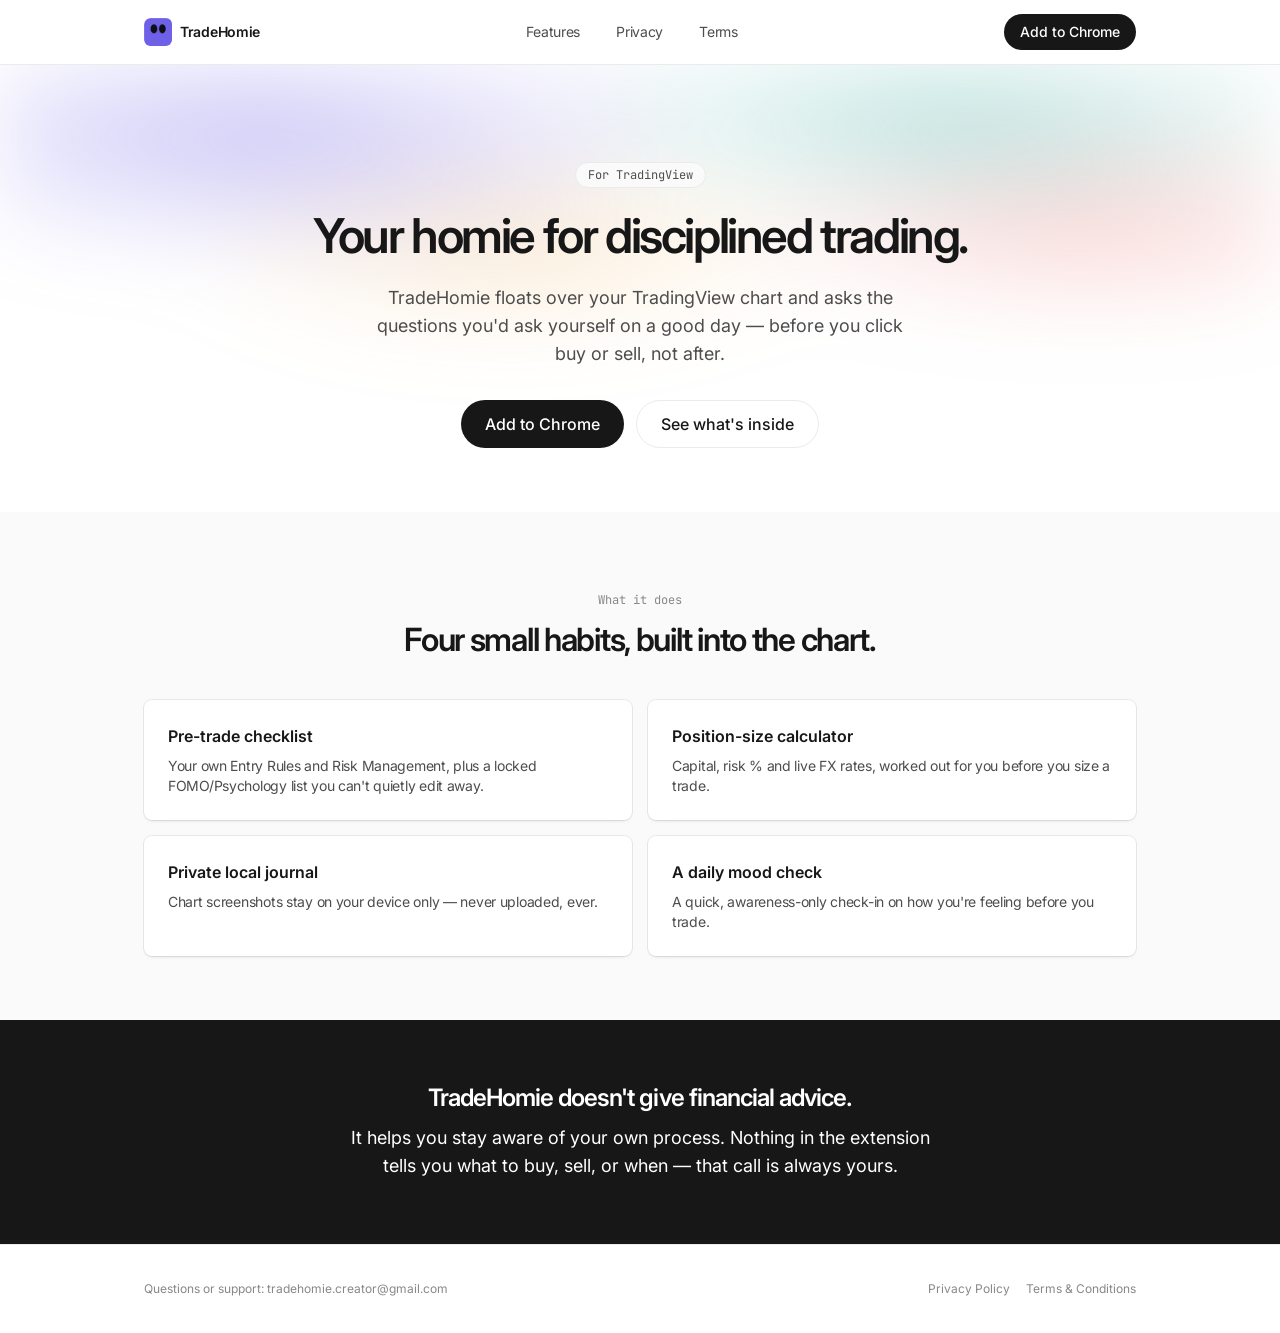
<file: index.html>
<!doctype html>
<html lang="en">
<head>
<meta charset="utf-8" />
<meta name="viewport" content="width=device-width, initial-scale=1" />
<title>TradeHomie — a pre-trade checklist for TradingView</title>
<meta name="description" content="TradeHomie floats over your TradingView chart with a pre-trade checklist, a position-size calculator, and a private local screenshot journal. It never gives financial advice." />
<link rel="icon" type="image/png" href="./icon.png" />
<meta property="og:type" content="website" />
<meta property="og:url" content="https://tradehomiecreator-sys.github.io/TradeHomie-Site/" />
<meta property="og:title" content="TradeHomie — a pre-trade checklist for TradingView" />
<meta property="og:description" content="A pre-trade checklist, position-size calculator, and private local screenshot journal that floats over your TradingView chart." />
<meta property="og:image" content="https://tradehomiecreator-sys.github.io/TradeHomie-Site/icon.png" />
<meta name="twitter:card" content="summary" />
<meta name="twitter:title" content="TradeHomie — a pre-trade checklist for TradingView" />
<meta name="twitter:description" content="A pre-trade checklist, position-size calculator, and private local screenshot journal that floats over your TradingView chart." />
<meta name="twitter:image" content="https://tradehomiecreator-sys.github.io/TradeHomie-Site/icon.png" />
<link rel="preconnect" href="https://fonts.googleapis.com" />
<link rel="preconnect" href="https://fonts.gstatic.com" crossorigin />
<link href="https://fonts.googleapis.com/css2?family=Inter:wght@400;500;600&family=JetBrains+Mono:wght@400&display=swap" rel="stylesheet" />
<link rel="stylesheet" href="./styles.css" />
</head>
<body>

<header class="nav-bar">
  <div class="container">
    <a class="nav-brand" href="./">
      <img src="./icon.png" alt="" width="28" height="28" />
      TradeHomie
    </a>
    <nav class="nav-links">
      <a class="nav-link" href="#features">Features</a>
      <a class="nav-link" href="./privacy.html">Privacy</a>
      <a class="nav-link" href="./terms.html">Terms</a>
    </nav>
    <a class="btn btn-primary btn-sm" href="#" rel="noopener">Add to Chrome</a>
  </div>
</header>

<section class="hero">
  <div class="hero-mesh" aria-hidden="true"></div>
  <div class="container hero-content">
    <span class="eyebrow">For TradingView</span>
    <h1>Your homie for disciplined trading.</h1>
    <p class="lead">TradeHomie floats over your TradingView chart and asks the questions you'd ask yourself on a good day — before you click buy or sell, not after.</p>
    <div class="cta-row">
      <a class="btn btn-primary" href="#" rel="noopener">Add to Chrome</a>
      <a class="btn btn-secondary" href="#features">See what's inside</a>
    </div>
  </div>
</section>

<section class="features-section" id="features">
  <div class="container">
    <p class="section-eyebrow">What it does</p>
    <h2>Four small habits, built into the chart.</h2>
    <div class="feature-grid">
      <div class="feature-card">
        <h3 class="feature-title">Pre-trade checklist</h3>
        <p class="feature-desc">Your own Entry Rules and Risk Management, plus a locked FOMO/Psychology list you can't quietly edit away.</p>
      </div>
      <div class="feature-card">
        <h3 class="feature-title">Position-size calculator</h3>
        <p class="feature-desc">Capital, risk % and live FX rates, worked out for you before you size a trade.</p>
      </div>
      <div class="feature-card">
        <h3 class="feature-title">Private local journal</h3>
        <p class="feature-desc">Chart screenshots stay on your device only — never uploaded, ever.</p>
      </div>
      <div class="feature-card">
        <h3 class="feature-title">A daily mood check</h3>
        <p class="feature-desc">A quick, awareness-only check-in on how you're feeling before you trade.</p>
      </div>
    </div>
  </div>
</section>

<section class="disclaimer-band">
  <div class="container">
    <p><strong>TradeHomie doesn't give financial advice.</strong> It helps you stay aware of your own process. Nothing in the extension tells you what to buy, sell, or when — that call is always yours.</p>
  </div>
</section>

<footer class="site-footer">
  <div class="container">
    <span>Questions or support: <a href="mailto:tradehomie.creator@gmail.com">tradehomie.creator@gmail.com</a></span>
    <span class="footer-links">
      <a href="./privacy.html">Privacy Policy</a>
      <a href="./terms.html">Terms &amp; Conditions</a>
    </span>
  </div>
</footer>

</body>
</html>
</file>
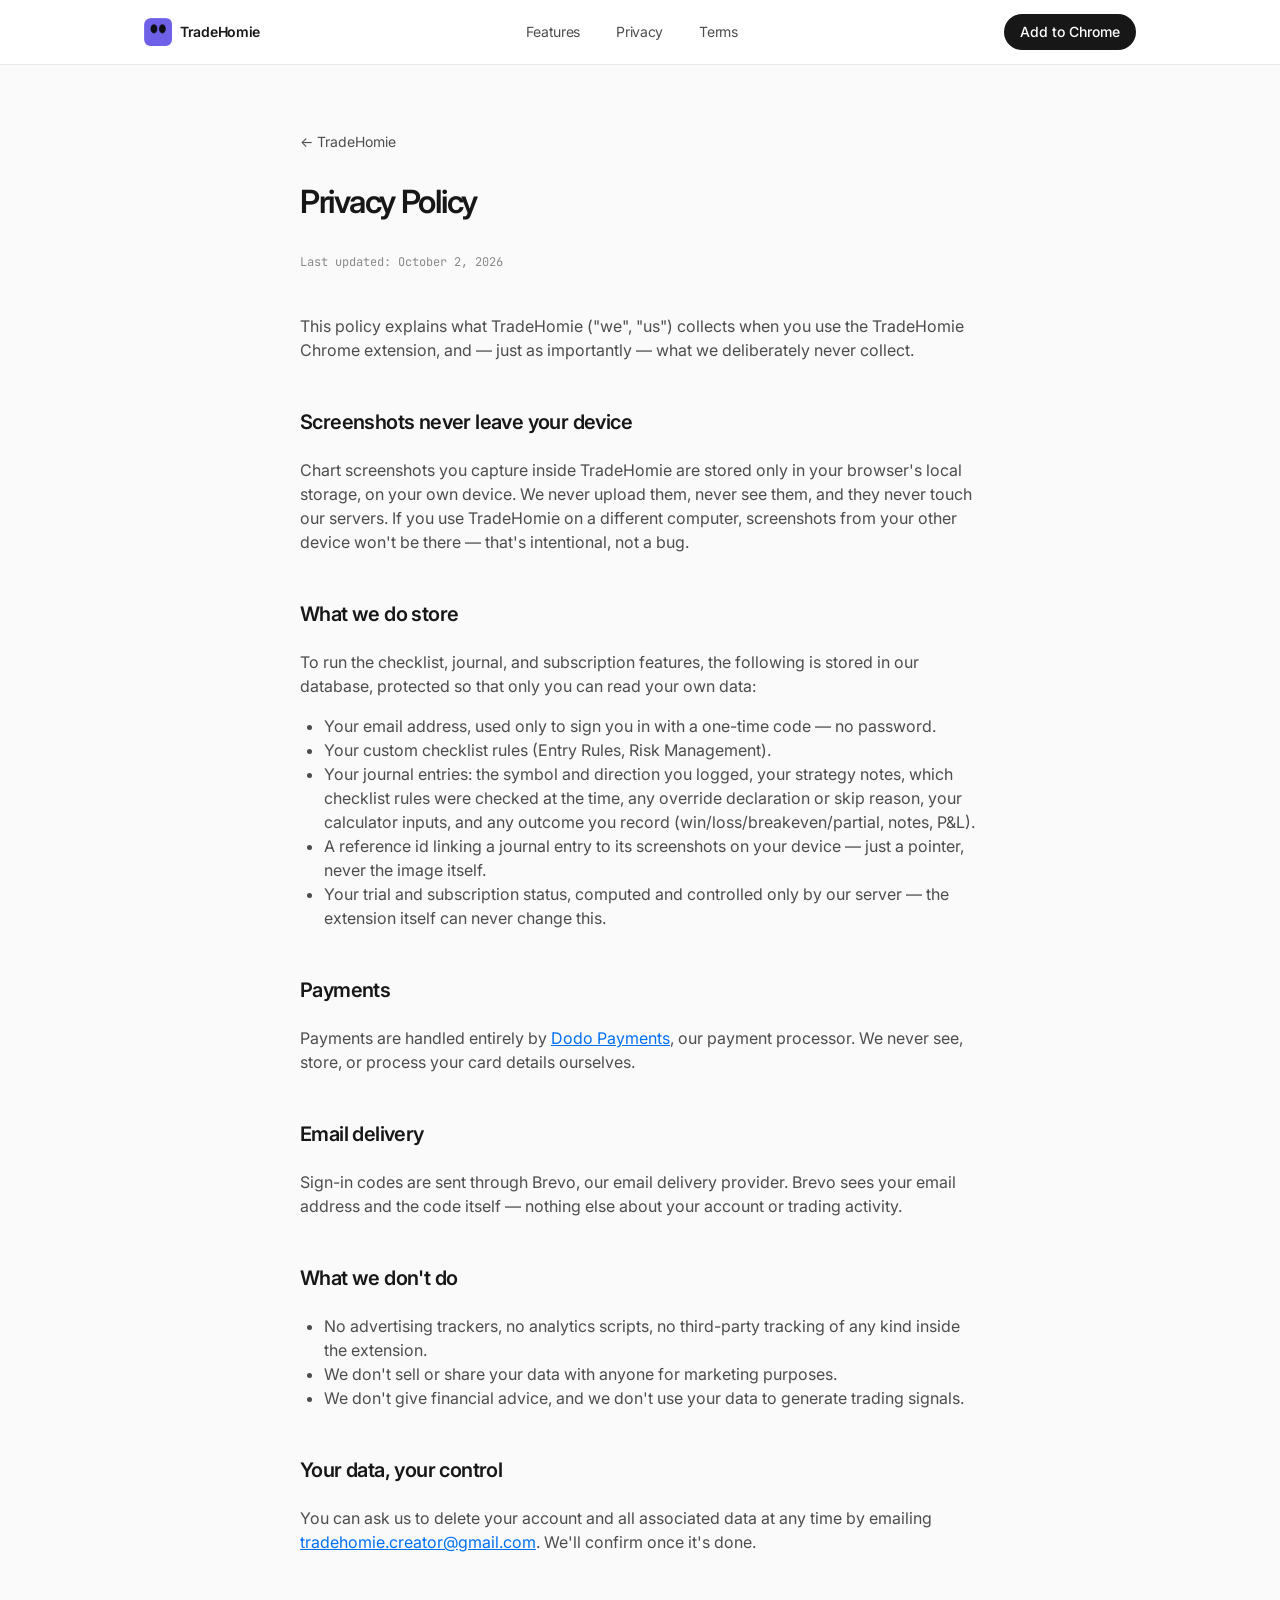
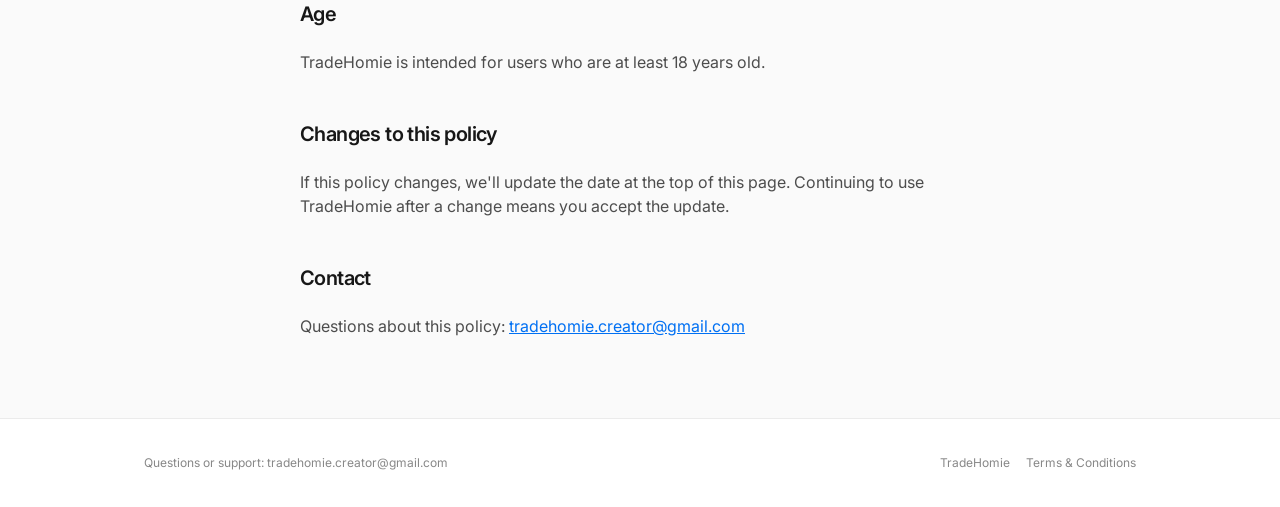
<file: privacy.html>
<!doctype html>
<html lang="en">
<head>
<meta charset="utf-8" />
<meta name="viewport" content="width=device-width, initial-scale=1" />
<title>TradeHomie — Privacy Policy</title>
<meta name="description" content="What TradeHomie collects, what it never collects, and how your data is handled." />
<link rel="icon" type="image/png" href="./icon.png" />
<link rel="preconnect" href="https://fonts.googleapis.com" />
<link rel="preconnect" href="https://fonts.gstatic.com" crossorigin />
<link href="https://fonts.googleapis.com/css2?family=Inter:wght@400;500;600&family=JetBrains+Mono:wght@400&display=swap" rel="stylesheet" />
<link rel="stylesheet" href="./styles.css" />
</head>
<body>

<header class="nav-bar">
  <div class="container">
    <a class="nav-brand" href="./">
      <img src="./icon.png" alt="" width="28" height="28" />
      TradeHomie
    </a>
    <nav class="nav-links">
      <a class="nav-link" href="./#features">Features</a>
      <a class="nav-link" href="./privacy.html">Privacy</a>
      <a class="nav-link" href="./terms.html">Terms</a>
    </nav>
    <a class="btn btn-primary btn-sm" href="#" rel="noopener">Add to Chrome</a>
  </div>
</header>

<div class="container legal-content">
  <a class="back-link" href="./">← TradeHomie</a>
  <h1>Privacy Policy</h1>
  <p class="updated">Last updated: October 2, 2026</p>

  <p>This policy explains what TradeHomie ("we", "us") collects when you use the TradeHomie Chrome extension, and — just as importantly — what we deliberately never collect.</p>

  <h2>Screenshots never leave your device</h2>
  <p>Chart screenshots you capture inside TradeHomie are stored only in your browser's local storage, on your own device. We never upload them, never see them, and they never touch our servers. If you use TradeHomie on a different computer, screenshots from your other device won't be there — that's intentional, not a bug.</p>

  <h2>What we do store</h2>
  <p>To run the checklist, journal, and subscription features, the following is stored in our database, protected so that only you can read your own data:</p>
  <ul>
    <li>Your email address, used only to sign you in with a one-time code — no password.</li>
    <li>Your custom checklist rules (Entry Rules, Risk Management).</li>
    <li>Your journal entries: the symbol and direction you logged, your strategy notes, which checklist rules were checked at the time, any override declaration or skip reason, your calculator inputs, and any outcome you record (win/loss/breakeven/partial, notes, P&amp;L).</li>
    <li>A reference id linking a journal entry to its screenshots on your device — just a pointer, never the image itself.</li>
    <li>Your trial and subscription status, computed and controlled only by our server — the extension itself can never change this.</li>
  </ul>

  <h2>Payments</h2>
  <p>Payments are handled entirely by <a href="https://dodopayments.com" target="_blank" rel="noopener">Dodo Payments</a>, our payment processor. We never see, store, or process your card details ourselves.</p>

  <h2>Email delivery</h2>
  <p>Sign-in codes are sent through Brevo, our email delivery provider. Brevo sees your email address and the code itself — nothing else about your account or trading activity.</p>

  <h2>What we don't do</h2>
  <ul>
    <li>No advertising trackers, no analytics scripts, no third-party tracking of any kind inside the extension.</li>
    <li>We don't sell or share your data with anyone for marketing purposes.</li>
    <li>We don't give financial advice, and we don't use your data to generate trading signals.</li>
  </ul>

  <h2>Your data, your control</h2>
  <p>You can ask us to delete your account and all associated data at any time by emailing <a href="mailto:tradehomie.creator@gmail.com">tradehomie.creator@gmail.com</a>. We'll confirm once it's done.</p>

  <h2>Age</h2>
  <p>TradeHomie is intended for users who are at least 18 years old.</p>

  <h2>Changes to this policy</h2>
  <p>If this policy changes, we'll update the date at the top of this page. Continuing to use TradeHomie after a change means you accept the update.</p>

  <h2>Contact</h2>
  <p>Questions about this policy: <a href="mailto:tradehomie.creator@gmail.com">tradehomie.creator@gmail.com</a></p>
</div>

<footer class="site-footer">
  <div class="container">
    <span>Questions or support: <a href="mailto:tradehomie.creator@gmail.com">tradehomie.creator@gmail.com</a></span>
    <span class="footer-links">
      <a href="./">TradeHomie</a>
      <a href="./terms.html">Terms &amp; Conditions</a>
    </span>
  </div>
</footer>

</body>
</html>
</file>
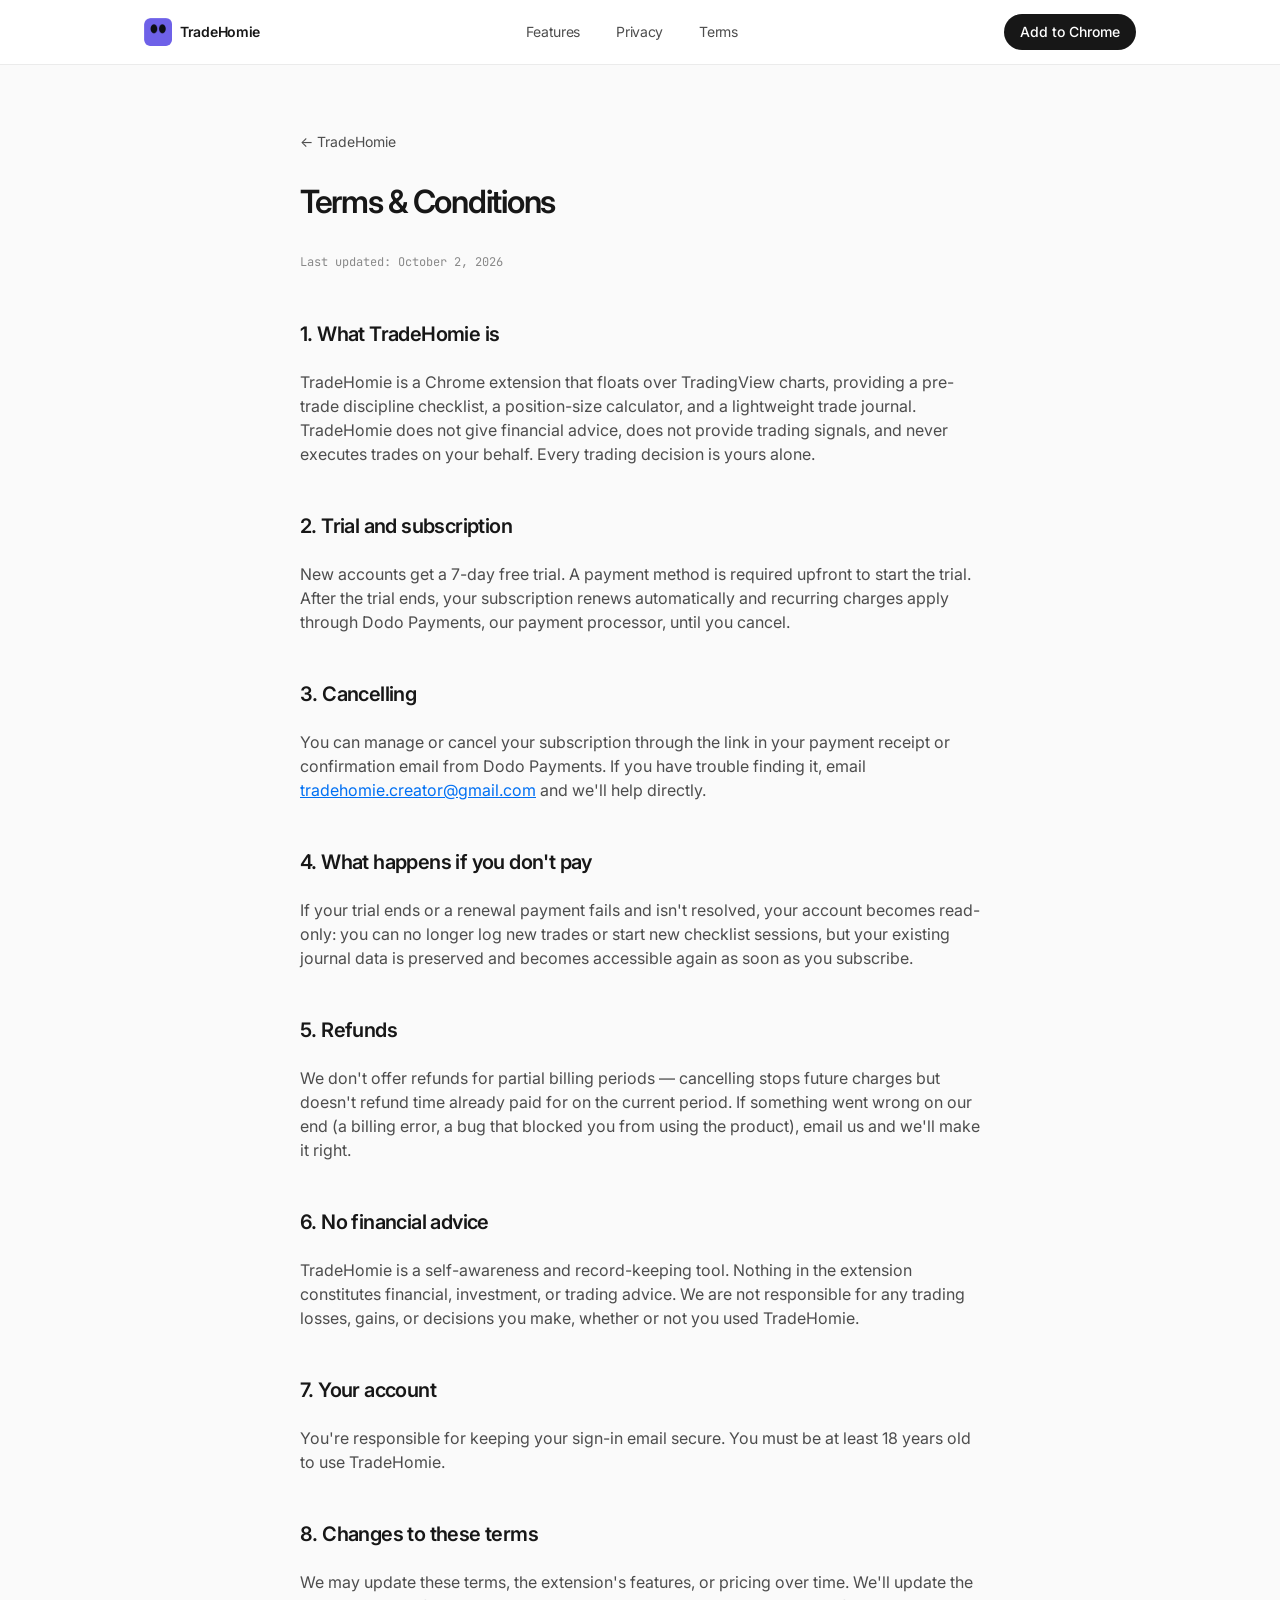
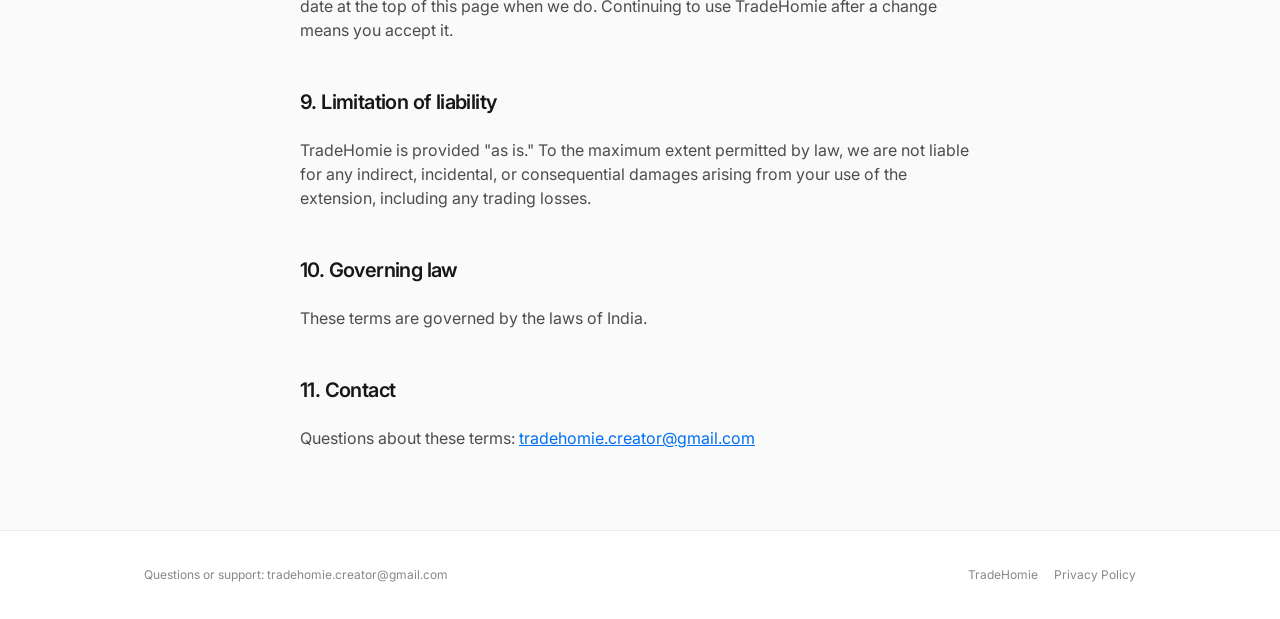
<file: terms.html>
<!doctype html>
<html lang="en">
<head>
<meta charset="utf-8" />
<meta name="viewport" content="width=device-width, initial-scale=1" />
<title>TradeHomie — Terms &amp; Conditions</title>
<meta name="description" content="The terms for using the TradeHomie Chrome extension and subscription." />
<link rel="icon" type="image/png" href="./icon.png" />
<link rel="preconnect" href="https://fonts.googleapis.com" />
<link rel="preconnect" href="https://fonts.gstatic.com" crossorigin />
<link href="https://fonts.googleapis.com/css2?family=Inter:wght@400;500;600&family=JetBrains+Mono:wght@400&display=swap" rel="stylesheet" />
<link rel="stylesheet" href="./styles.css" />
</head>
<body>

<header class="nav-bar">
  <div class="container">
    <a class="nav-brand" href="./">
      <img src="./icon.png" alt="" width="28" height="28" />
      TradeHomie
    </a>
    <nav class="nav-links">
      <a class="nav-link" href="./#features">Features</a>
      <a class="nav-link" href="./privacy.html">Privacy</a>
      <a class="nav-link" href="./terms.html">Terms</a>
    </nav>
    <a class="btn btn-primary btn-sm" href="#" rel="noopener">Add to Chrome</a>
  </div>
</header>

<div class="container legal-content">
  <a class="back-link" href="./">← TradeHomie</a>
  <h1>Terms &amp; Conditions</h1>
  <p class="updated">Last updated: October 2, 2026</p>

  <h2>1. What TradeHomie is</h2>
  <p>TradeHomie is a Chrome extension that floats over TradingView charts, providing a pre-trade discipline checklist, a position-size calculator, and a lightweight trade journal. TradeHomie does not give financial advice, does not provide trading signals, and never executes trades on your behalf. Every trading decision is yours alone.</p>

  <h2>2. Trial and subscription</h2>
  <p>New accounts get a 7-day free trial. A payment method is required upfront to start the trial. After the trial ends, your subscription renews automatically and recurring charges apply through Dodo Payments, our payment processor, until you cancel.</p>

  <h2>3. Cancelling</h2>
  <p>You can manage or cancel your subscription through the link in your payment receipt or confirmation email from Dodo Payments. If you have trouble finding it, email <a href="mailto:tradehomie.creator@gmail.com">tradehomie.creator@gmail.com</a> and we'll help directly.</p>

  <h2>4. What happens if you don't pay</h2>
  <p>If your trial ends or a renewal payment fails and isn't resolved, your account becomes read-only: you can no longer log new trades or start new checklist sessions, but your existing journal data is preserved and becomes accessible again as soon as you subscribe.</p>

  <h2>5. Refunds</h2>
  <p>We don't offer refunds for partial billing periods — cancelling stops future charges but doesn't refund time already paid for on the current period. If something went wrong on our end (a billing error, a bug that blocked you from using the product), email us and we'll make it right.</p>

  <h2>6. No financial advice</h2>
  <p>TradeHomie is a self-awareness and record-keeping tool. Nothing in the extension constitutes financial, investment, or trading advice. We are not responsible for any trading losses, gains, or decisions you make, whether or not you used TradeHomie.</p>

  <h2>7. Your account</h2>
  <p>You're responsible for keeping your sign-in email secure. You must be at least 18 years old to use TradeHomie.</p>

  <h2>8. Changes to these terms</h2>
  <p>We may update these terms, the extension's features, or pricing over time. We'll update the date at the top of this page when we do. Continuing to use TradeHomie after a change means you accept it.</p>

  <h2>9. Limitation of liability</h2>
  <p>TradeHomie is provided "as is." To the maximum extent permitted by law, we are not liable for any indirect, incidental, or consequential damages arising from your use of the extension, including any trading losses.</p>

  <h2>10. Governing law</h2>
  <p>These terms are governed by the laws of India.</p>

  <h2>11. Contact</h2>
  <p>Questions about these terms: <a href="mailto:tradehomie.creator@gmail.com">tradehomie.creator@gmail.com</a></p>
</div>

<footer class="site-footer">
  <div class="container">
    <span>Questions or support: <a href="mailto:tradehomie.creator@gmail.com">tradehomie.creator@gmail.com</a></span>
    <span class="footer-links">
      <a href="./">TradeHomie</a>
      <a href="./privacy.html">Privacy Policy</a>
    </span>
  </div>
</footer>

</body>
</html>
</file>
<file: styles.css>
/* TradeHomie marketing site — design system per ~/.claude/design-md/vercel/DESIGN.md.
   Tokens/components follow that system's structure (neutrals, type scale,
   spacing, stacked shadows, pill CTAs, mono eyebrows, polarity-flip dark
   bands, hero mesh gradient as the sole decoration). The mesh gradient's
   actual hues are TradeHomie's own (brand indigo + candlestick green/red +
   the existing amber warning tone), not Vercel's literal cyan/violet/pink
   stops -- that exact combination is Vercel's own brand mark, so reusing
   their structure with our colors is the system, not a clone of it. */

:root {
  --ink: #171717;
  --on-primary: #ffffff;
  --body: #4d4d4d;
  --mute: #888888;
  --hairline: #ebebeb;
  --hairline-strong: #a1a1a1;
  --canvas: #ffffff;
  --canvas-soft: #fafafa;
  --canvas-soft-2: #f5f5f5;
  --link: #0070f3;

  /* TradeHomie's own hero-gradient stops (not Vercel's) */
  --grad-indigo: #6e61e8;
  --grad-green: #26a69a;
  --grad-red: #ef5350;
  --grad-amber: #f0a63b;

  --space-xxs: 4px;
  --space-xs: 8px;
  --space-sm: 12px;
  --space-md: 16px;
  --space-lg: 24px;
  --space-xl: 32px;
  --space-2xl: 40px;
  --space-3xl: 48px;
  --space-4xl: 64px;
  --space-5xl: 96px;

  --radius-sm: 6px;
  --radius-md: 8px;
  --radius-lg: 12px;
  --radius-pill: 100px;

  --font-sans: "Inter", system-ui, -apple-system, sans-serif;
  --font-mono: "JetBrains Mono", ui-monospace, SFMono-Regular, Menlo, monospace;
}

* {
  box-sizing: border-box;
}

html {
  scroll-behavior: smooth;
}

body {
  margin: 0;
  background: var(--canvas-soft);
  color: var(--ink);
  font-family: var(--font-sans);
  font-size: 16px;
  line-height: 24px;
  -webkit-font-smoothing: antialiased;
}

a {
  color: var(--link);
}

.container {
  max-width: 1040px;
  margin: 0 auto;
  padding: 0 var(--space-lg);
}

@media (max-width: 600px) {
  .container {
    padding: 0 var(--space-md);
  }
}

/* ---------- nav ---------- */

.nav-bar {
  background: var(--canvas);
  border-bottom: 1px solid var(--hairline);
}

.nav-bar .container {
  height: 64px;
  display: flex;
  align-items: center;
  justify-content: space-between;
  gap: var(--space-md);
}

.nav-brand {
  display: flex;
  align-items: center;
  gap: var(--space-xs);
  text-decoration: none;
  color: var(--ink);
  font-weight: 600;
  font-size: 14px;
  letter-spacing: -0.28px;
}

.nav-brand img {
  width: 28px;
  height: 28px;
  border-radius: var(--radius-sm);
  display: block;
}

.nav-links {
  display: flex;
  gap: var(--space-sm);
}

.nav-link {
  color: var(--body);
  text-decoration: none;
  font-size: 14px;
  letter-spacing: -0.28px;
  padding: var(--space-xs) var(--space-sm);
  border-radius: var(--radius-pill);
  transition: background 0.15s ease, color 0.15s ease;
}

.nav-link:hover {
  background: var(--canvas-soft);
  color: var(--ink);
}

@media (max-width: 600px) {
  .nav-links {
    display: none;
  }
}

/* ---------- buttons ---------- */

.btn {
  display: inline-flex;
  align-items: center;
  justify-content: center;
  height: 48px;
  padding: 0 var(--space-lg);
  border-radius: var(--radius-pill);
  font-size: 16px;
  font-weight: 500;
  text-decoration: none;
  border: none;
  cursor: pointer;
  white-space: nowrap;
}

.btn-primary {
  background: var(--ink);
  color: var(--on-primary);
}

.btn-secondary {
  background: var(--canvas);
  color: var(--ink);
  border: 1px solid var(--hairline);
}

.btn:focus-visible {
  outline: 2px solid var(--link);
  outline-offset: 2px;
}

.btn-sm {
  height: 36px;
  padding: 0 var(--space-md);
  font-size: 14px;
}

/* ---------- hero ---------- */

.hero {
  position: relative;
  background: var(--canvas);
  overflow: hidden;
}

.hero-mesh {
  position: absolute;
  inset: 0;
  z-index: 0;
  background:
    radial-gradient(ellipse 60% 50% at 20% 15%, rgba(110, 97, 232, 0.35), transparent 60%),
    radial-gradient(ellipse 55% 45% at 75% 10%, rgba(38, 166, 154, 0.3), transparent 60%),
    radial-gradient(ellipse 50% 40% at 85% 35%, rgba(239, 83, 80, 0.22), transparent 60%),
    radial-gradient(ellipse 45% 40% at 40% 40%, rgba(240, 166, 59, 0.2), transparent 60%);
  filter: blur(40px);
}

.hero-content {
  position: relative;
  z-index: 1;
  padding: var(--space-5xl) 0 var(--space-4xl);
  text-align: center;
}

.eyebrow {
  display: inline-block;
  font-family: var(--font-mono);
  font-size: 12px;
  line-height: 16px;
  color: var(--body);
  background: var(--canvas-soft);
  border: 1px solid var(--hairline);
  border-radius: var(--radius-pill);
  padding: var(--space-xxs) var(--space-sm);
  margin-bottom: var(--space-lg);
}

h1 {
  font-size: 48px;
  font-weight: 600;
  line-height: 48px;
  letter-spacing: -2.4px;
  margin: 0 0 var(--space-lg);
}

.lead {
  font-size: 18px;
  line-height: 28px;
  color: var(--body);
  max-width: 560px;
  margin: 0 auto var(--space-xl);
}

.cta-row {
  display: flex;
  gap: var(--space-sm);
  justify-content: center;
  flex-wrap: wrap;
}

@media (max-width: 600px) {
  h1 {
    font-size: 32px;
    line-height: 40px;
    letter-spacing: -1.28px;
  }
  .hero-content {
    padding: var(--space-4xl) 0 var(--space-3xl);
  }
}

/* ---------- features ---------- */

.features-section {
  padding: var(--space-4xl) 0;
}

.section-eyebrow {
  font-family: var(--font-mono);
  font-size: 12px;
  color: var(--mute);
  text-align: center;
  margin-bottom: var(--space-xs);
}

h2 {
  font-size: 32px;
  font-weight: 600;
  line-height: 40px;
  letter-spacing: -1.28px;
  text-align: center;
  margin: 0 0 var(--space-2xl);
}

.feature-grid {
  display: grid;
  grid-template-columns: 1fr 1fr;
  gap: var(--space-md);
}

@media (max-width: 600px) {
  .feature-grid {
    grid-template-columns: 1fr;
  }
}

.feature-card {
  background: var(--canvas);
  border-radius: var(--radius-md);
  padding: var(--space-lg);
  box-shadow:
    0 0 0 1px rgba(0, 0, 0, 0.08),
    0px 2px 2px rgba(0, 0, 0, 0.04),
    0px 8px 8px -8px rgba(0, 0, 0, 0.04);
}

.feature-title {
  font-size: 16px;
  font-weight: 600;
  margin: 0 0 var(--space-xs);
}

.feature-desc {
  font-size: 14px;
  line-height: 20px;
  letter-spacing: -0.28px;
  color: var(--body);
  margin: 0;
}

/* ---------- disclaimer (polarity-flipped dark band) ---------- */

.disclaimer-band {
  background: var(--ink);
  color: var(--on-primary);
  padding: var(--space-4xl) 0;
}

.disclaimer-band .container {
  max-width: 640px;
  text-align: center;
}

.disclaimer-band p {
  font-size: 18px;
  line-height: 28px;
  margin: 0;
}

.disclaimer-band strong {
  display: block;
  font-size: 24px;
  font-weight: 600;
  letter-spacing: -0.96px;
  margin-bottom: var(--space-sm);
}

/* ---------- footer ---------- */

footer.site-footer {
  background: var(--canvas);
  border-top: 1px solid var(--hairline);
  padding: var(--space-xl) 0;
}

footer.site-footer .container {
  display: flex;
  flex-wrap: wrap;
  gap: var(--space-sm) var(--space-lg);
  align-items: center;
  justify-content: space-between;
  font-size: 12px;
  color: var(--mute);
}

footer.site-footer a {
  color: var(--mute);
  text-decoration: none;
}

footer.site-footer a:hover {
  color: var(--ink);
}

footer.site-footer .footer-links {
  display: flex;
  gap: var(--space-md);
}

/* ---------- legal pages (privacy / terms) ---------- */

.legal-content {
  max-width: 680px;
  margin: 0 auto;
  padding: var(--space-4xl) 0;
}

.legal-content .back-link {
  display: inline-block;
  font-size: 14px;
  color: var(--body);
  text-decoration: none;
  margin-bottom: var(--space-lg);
}

.legal-content .back-link:hover {
  color: var(--ink);
}

.legal-content h1 {
  font-size: 32px;
  letter-spacing: -1.28px;
  text-align: left;
}

.legal-content .updated {
  font-family: var(--font-mono);
  font-size: 12px;
  color: var(--mute);
  margin: 0 0 var(--space-2xl);
}

.legal-content h2 {
  font-size: 20px;
  letter-spacing: -0.6px;
  text-align: left;
  margin: var(--space-2xl) 0 var(--space-sm);
}

.legal-content p,
.legal-content li {
  font-size: 16px;
  line-height: 24px;
  color: var(--body);
}

.legal-content ul {
  padding-left: var(--space-lg);
}

/* ---------- accessibility ---------- */

@media (prefers-reduced-motion: reduce) {
  html {
    scroll-behavior: auto;
  }
}
</file>
